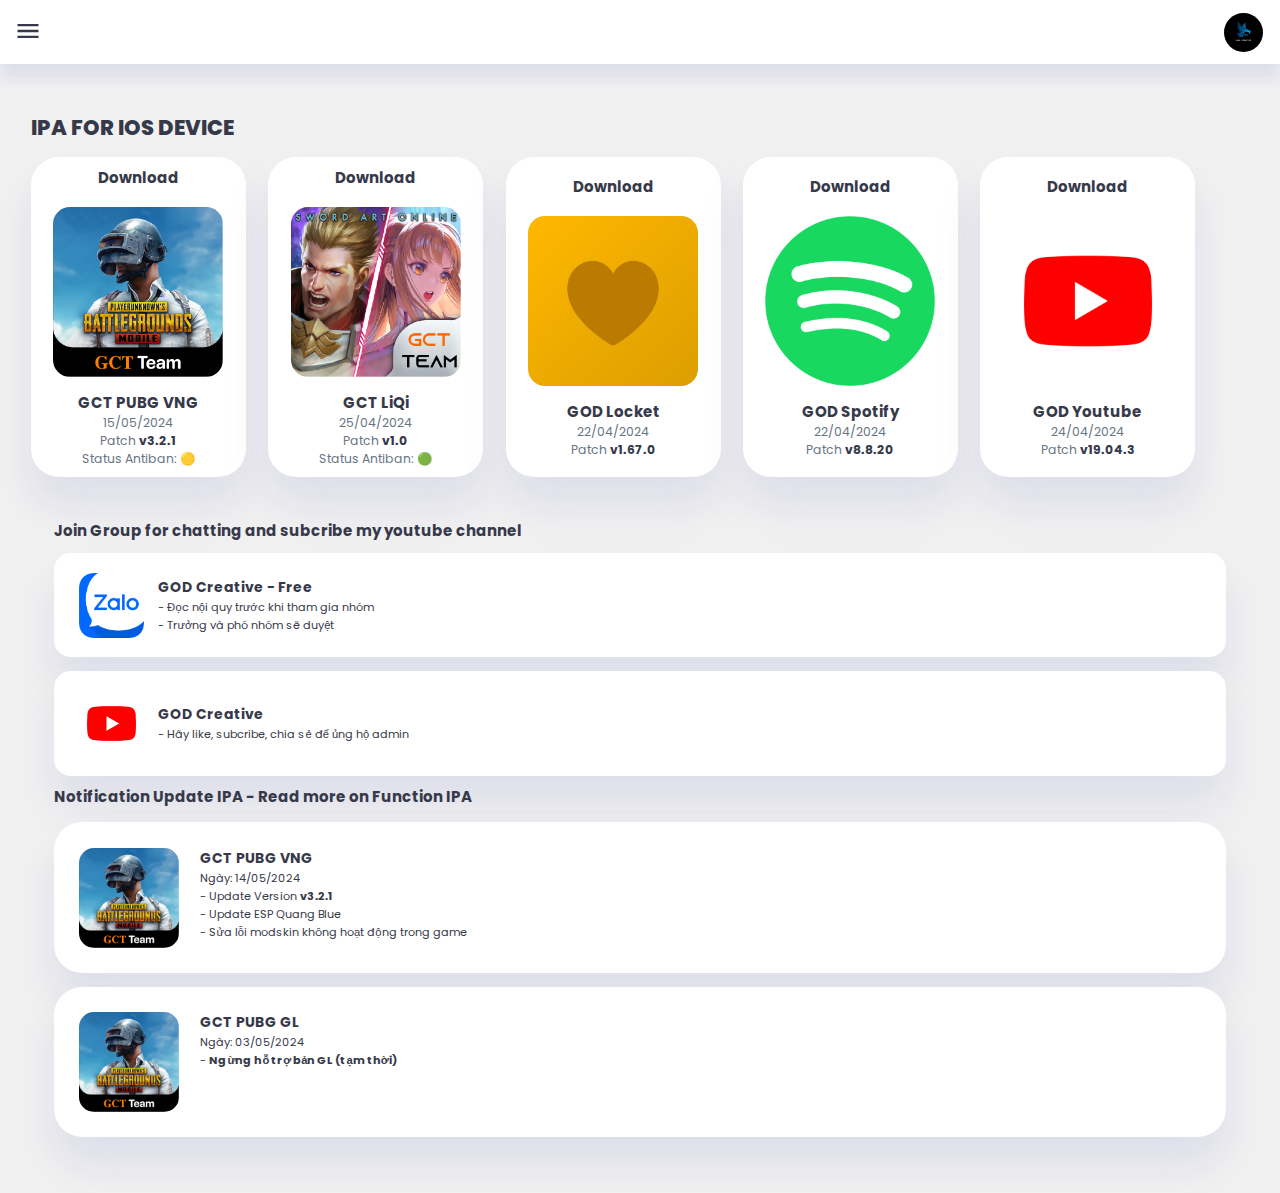
<file: index.html>
<!DOCTYPE html>
<html lang="vn">
<head>
    <meta charset="UTF-8">
    <meta name="viewport" content="width=device-width, initial-scale=1.0">
    <link href="https://fonts.googleapis.com/icon?family=Material+Icons+Sharp" rel="stylesheet">
    <link rel="stylesheet" href="style.css">
    <style>img[alt="www.000webhost.com"] {
        display: none;
    }</style>
    <script src="/js/logupdate.js"></script>
    <script src="/js/time.js"></script>
    <title>GCT Home</title>
    <link rel="icon" type="image/x-icon" href="/images/Logo-Web.png">
</head>
<body onload="update(); noticeupdate(); startTime()">
    <div class="container">
        <!-- Sidebar Section -->
        <aside>
            <div class="toggle">
                <div class="logo">
                    <img src="images/Logo-Web.png">
                    <h2><span class="danger">GCT Panel</span></h2>
                </div>
                <div class="close" id="close-btn">
                    <span class="material-icons-sharp">
                        close
                    </span>
                </div>
            </div>
            <div class="sidebar">
                <a href="#" class="active">
                    <span class="material-icons-sharp">
                        dashboard
                    </span>
                    <h3>IPA game</h3>
                </a>
                <a href="/info.html">
                    <span class="material-icons-sharp">
                        receipt_long
                    </span>
                    <h3>Function IPA</h3>
                </a>
                <a href="#">
                    <div class="dark-mode" style="margin: 0 25px;text-align: center;">
                      <span class="material-icons-sharp">contrast</span>
                      <span class="material-icons-sharp"></span>
                      <h3>
                        Dark-Light
                      </h3>
                    </div>
                  </a>
                <a>
                    <span class="material-icons-sharp">info</span>
                    <h3>Code <br>
                        by Creative
                    </h3>
                </a>
            </div>
        </aside>
        <!-- End of Sidebar Section -->
        <!-- Main Content -->
        <main>
            <h1>IPA FOR IOS DEVICE</h1>
            <div class="info-ipa">
                <div class="ipa-list-container">
                <!-- red: &#128308;
                   green: &#128994;-->
                <!-- New IPA Download -->
                <div class="ipa-list">
                    <a href="https://drive.google.com/file/d/13TUoUTDpyRlgh-lliZzsaANfr_9HgEol/view?usp=sharing" target="_blank">
                        <h2>Download</h2><br>
                    <img src="images/Logo-PUBG.png">
                    <h2>GCT PUBG VNG</h2>
                    <p>15/05/2024</p>
                    <p>Patch <b><span id="pubgvng"></span></b></p>
                    <p>Status Antiban: 🟡</p></a>
                </div>
                <div class="ipa-list">
                    <a href="https://drive.google.com/file/d/1N74Ja3zLOBWfurgtkvzBjZQ6SlcX9TNB/view?usp=sharing" target="_blank">
                        <h2>Download</h2><br>
                    <img src="images/Logo-Liqi.png">
                    <h2>GCT LiQi</h2>
                    <p>25/04/2024</p>
                    <p>Patch <b><span id="liqi"></span></b></p>
                    <p>Status Antiban: &#128994;</p></a>
                </div>
                <div class="ipa-list">
                    <a href="https://drive.google.com/file/d/1qppCpCS3of_ot8_Z4F60yXXSLblS1V3q/view?usp=sharing" target="_blank">
                        <h2>Download</h2><br>
                    <img src="images/Logo-Locket.png">
                    <h2>GOD Locket</h2>
                    <p>22/04/2024</p>
                    <p>Patch <b><span id="locket"></span></b></p></a>
                </div>
                <div class="ipa-list">
                    <a href="https://drive.google.com/file/d/19AoHZkCnWSFRr7cFcpJnOYsRhln5rAhK/view?usp=sharing" target="_blank">
                        <h2>Download</h2><br>
                    <img src="images/Logo-Spotify.png">
                    <h2>GOD Spotify</h2>
                    <p>22/04/2024</p>
                    <p>Patch <b><span id="spotify"></span></b></p></a>
                </div>
                <div class="ipa-list">
                    <a href="https://drive.google.com/file/d/1RKoobN5OxiuktNBLXv8zvK_9hlWYlN54/view?usp=sharing" target="_blank">
                        <h2>Download</h2><br>
                    <img src="images/Logo-Youtube.png">
                    <h2>GOD Youtube</h2>
                    <p>24/04/2024</p>
                    <p>Patch <b><span id="youtube"></span></b></p></a>
                </div>
                <!-- End of New IPA Download -->
        </main>
        <!-- End of Main Content -->
        <!-- Right Section -->
        <div class="right-section">
            <div class="nav">
                <button id="menu-btn">
                    <span class="material-icons-sharp">
                        menu
                    </span>
                </button>
                <div class="profile">
                    <div class="info">
                        <p><b>Creative - Owner GCT</b></p>
                        <small class="text-muted"><span id="timer"></span></small>
                    </div>
                    <div class="profile-photo">
                        <img src="images/Logo-Web.png">
                    </div>
                </div>
            </div>
            <!-- Links -->
            <div class="tab1">
                <div class="header">
                    <h2>Join Group for chatting and subcribe my youtube channel</h2>
                </div>
                <a href="https://zalo.me/g/bptjjx054">
                <div class="notification">
                    <div class="icon">
                        <img src="/images/Logo-Zalo.png">
                    </div>
                    <div class="content">
                        <div class="info">
                            <h4><strong>GOD Creative - Free</strong></h4>
                            <small class="text_muted">
                                - Đọc nội quy trước khi tham gia nhóm
                            </small>
                            <br>
                            <small class="text_muted">
                                - Trưởng và phó nhóm sẽ duyệt
                            </small>
                        </div>
                    </div>
                </div>
                </a>
            </div>
            <div class="tab1">
                <a href="https://www.youtube.com/@vnggodcreative">
                <div class="notification">
                    <div class="icon">
                        <img src="/images/Logo-Youtube.png">
                    </div>
                    <div class="content">
                        <div class="info">
                            <h4><strong>GOD Creative</strong></h4>
                            <small class="text_muted">
                                - Hãy like, subcribe, chia sẻ để ủng hộ admin
                            </small>
                            <br>
                        </div>
                    </div>
                </div>
                </a>
            </div>
            <!-- End of Links -->
            <h2>Notification Update IPA - Read more on Function IPA</h2>
            <div class="info-ipa">
                <div class="ipa-list-container">
                    <!-- New Update info -->
                    <div class="update-info">
                        <img src="images/Logo-PUBG.png" class="logo-img">
                        <div class="content">
                            <h4><strong>GCT PUBG VNG</strong></h4>
                            <small class="text_muted">Ngày: 14/05/2024</small><br>
                            <small class="text_muted">- Update Version <b><span id="pubgvng2"></span></b></small><br>
                            <small class="text_muted">- Update ESP Quang Blue</small><br>
                            <small class="text_muted">- Sửa lỗi modskin không hoạt động trong game</small><br>
                        </div>
                    </div>
                    <div class="update-info">
                        <img src="images/Logo-PUBG.png" class="logo-img">
                        <div class="content">
                            <h4><strong>GCT PUBG GL</strong></h4>
                            <small class="text_muted">Ngày: 03/05/2024</small><br>
                            <small class="text_muted">- <b>Ngừng hỗ trợ bản GL (tạm thời)</b></small><br>
                        </div>
                    </div>
                <!-- End of New Update info -->
            </div>
        </div>
    </div>
<script src="/js/index.js"></script>
</body>
</html>
</file>
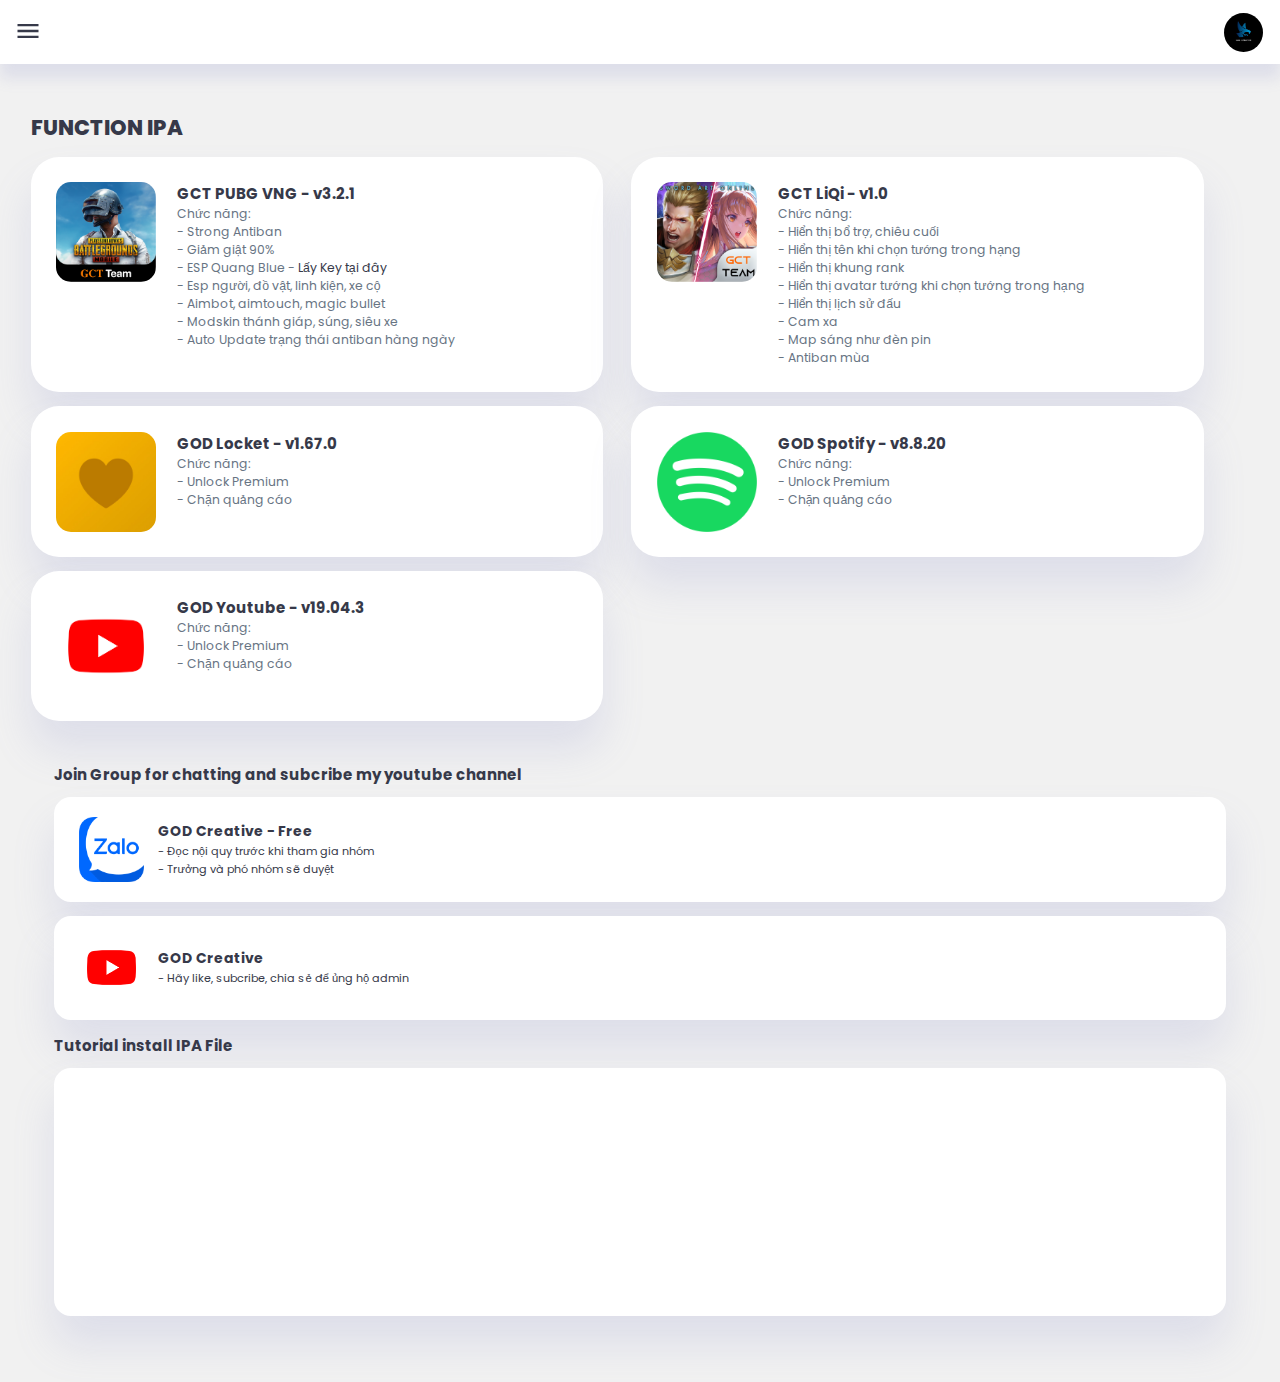
<file: info.html>
<!DOCTYPE html>
<html lang="vn">
    <head>
        <meta charset="UTF-8">
        <meta name="viewport" content="width=device-width, initial-scale=1.0">
        <link href="https://fonts.googleapis.com/icon?family=Material+Icons+Sharp" rel="stylesheet">
        <link rel="stylesheet" href="style.css">
        <style>img[alt="www.000webhost.com"] {
            display: none;
        }</style>
        <script src="/js/logupdate.js"></script>
        <script src="/js/time.js"></script>
        <title>GCT Function</title>
        <link rel="icon" type="image/x-icon" href="/images/Logo-Web.png">
    </head>
    <body onload="update(); startTime()">
    <div class="container">
        <!-- Sidebar Section -->
        <aside>
            <div class="toggle">
                <div class="logo">
                    <img src="images/Logo-Web.png">
                    <h2><span class="danger">GCT Panel</span></h2>
                </div>
                <div class="close" id="close-btn">
                    <span class="material-icons-sharp">
                        close
                    </span>
                </div>
            </div>
            <div class="sidebar">
                <a href="/">
                    <span class="material-icons-sharp">
                        dashboard
                    </span>
                    <h3>IPA game</h3>
                </a>
                <a href="#" class="active">
                    <span class="material-icons-sharp">
                        receipt_long
                    </span>
                    <h3>Function IPA</h3>
                </a>
                <a href="#">
                    <div class="dark-mode" style="margin: 0 25px;text-align: center;">
                      <span class="material-icons-sharp">contrast</span>
                      <span class="material-icons-sharp"></span>
                      <h3>
                        Dark-Light
                      </h3>
                    </div>
                  </a>
                <a>
                    <span class="material-icons-sharp">info</span>
                    <h3>Code <br>
                        by Creative
                    </h3>
                </a>
            </div>
        </aside>
        <!-- End of Sidebar Section -->
        <!-- Main Content -->
        <main>
            <!-- IPA info -->
                <h1>FUNCTION IPA</h1>
                <div class="function-info">
                    <div class="function-info-container">
                        <div class="function-info-list">
                            <img src="images/Logo-PUBG.png">
                                <div>
                                    <h2>GCT PUBG VNG - <span id="pubgvng"></span></h2>
                                    <p>Chức năng: </p>
                                    <p>- Strong Antiban</p>
                                    <p>- Giảm giật 90%</p>
                                    <p>- ESP Quang Blue - <a href="https://discord.gg/quangblueios"><u>Lấy Key tại đây</u></a></p>
                                    <p>- Esp người, đồ vật, linh kiện, xe cộ</p>
                                    <p>- Aimbot, aimtouch, magic bullet</p>
                                    <p>- Modskin thánh giáp, súng, siêu xe</p>
                                    <p>- Auto Update trạng thái antiban hàng ngày</p>
                                </div>
                        </div>
                        <div class="function-info-list">
                            <img src="images/Logo-Liqi.png">
                                <div>
                                    <h2>GCT LiQi - <span id="liqi"></span></h2>
                                    <p>Chức năng: </p>
                                    <p>- Hiển thị bổ trợ, chiêu cuối</p>
                                    <p>- Hiển thị tên khi chọn tướng trong hạng</p>
                                    <p>- Hiển thị khung rank</p>
                                    <p>- Hiển thị avatar tướng khi chọn tướng trong hạng</p>
                                    <p>- Hiển thị lịch sử đấu</p>
                                    <p>- Cam xa</p>
                                    <p>- Map sáng như đèn pin</p>
                                    <p>- Antiban mùa</p>
                                </div>
                        </div>
                        <div class="function-info-list">
                            <img src="images/Logo-Locket.png">
                                <div>
                                    <h2>GOD Locket - <span id="locket"></span></h2>
                                    <p>Chức năng: </p>
                                    <p>- Unlock Premium</p>
                                    <p>- Chặn quảng cáo</p>
                                </div>
                        </div>
                        <div class="function-info-list">
                            <img src="images/Logo-Spotify.png">
                                <div>
                                    <h2>GOD Spotify - <span id="spotify"></span></h2>
                                    <p>Chức năng: </p>
                                    <p>- Unlock Premium</p>
                                    <p>- Chặn quảng cáo</p>
                                </div>
                        </div>
                        <div class="function-info-list">
                            <img src="images/Logo-Youtube.png">
                                <div>
                                    <h2>GOD Youtube - <span id="youtube"></span></h2>
                                    <p>Chức năng: </p>
                                    <p>- Unlock Premium</p>
                                    <p>- Chặn quảng cáo</p>
                                </div>
                        </div>
                    <!-- End of IPA info -->
                    </div>
                </div>
            </main>
        <!-- End of Main Content -->
        <!-- Right Section -->
        <div class="right-section">
            <div class="nav">
                <button id="menu-btn">
                    <span class="material-icons-sharp">
                        menu
                    </span>
                </button>
                <div class="profile">
                    <div class="info">
                        <p><b>Creative - Owner GCT</b></p>
                        <small class="text-muted"><span id="timer"></span></small>
                    </div>
                    <div class="profile-photo">
                        <img src="images/Logo-Web.png">
                    </div>
                </div>
            </div>
            <!-- Links -->
            <div class="tab1">
                <div class="header">
                    <h2>Join Group for chatting and subcribe my youtube channel</h2>
                </div>
                <a href="https://zalo.me/g/bptjjx054">
                <div class="notification">
                    <div class="icon">
                        <img src="/images/Logo-Zalo.png">
                    </div>
                    <div class="content">
                        <div class="info">
                            <h4><strong>GOD Creative - Free</strong></h4>
                            <small class="text_muted">
                                - Đọc nội quy trước khi tham gia nhóm
                            </small>
                            <br>
                            <small class="text_muted">
                                - Trưởng và phó nhóm sẽ duyệt
                            </small>
                        </div>
                    </div>
                </div>
                </a>
            </div>
            <div class="tab1">
                <a href="https://www.youtube.com/@vnggodcreative">
                <div class="notification">
                    <div class="icon">
                        <img src="/images/Logo-Youtube.png">
                    </div>
                    <div class="content">
                        <div class="info">
                            <h4><strong>GOD Creative</strong></h4>
                            <small class="text_muted">
                                - Hãy like, subcribe, chia sẻ để ủng hộ admin
                            </small>
                            <br>
                        </div>
                    </div>
                </div>
                </a>
            </div>
            <!-- End of Links -->
            <div class="tab1">
                <div class="header">
                    <h2>Tutorial install IPA File</h2>
                </div>
                <div class="notification">
                    <iframe width="550" height="209" src="https://www.youtube.com/embed/GEvF-7UaB1o?si=XU7CEOOXzWGznc0n" title="Type to install IPA" frameborder="0" allow="accelerometer; autoplay; clipboard-write; encrypted-media; gyroscope; picture-in-picture; web-share" referrerpolicy="strict-origin-when-cross-origin" allowfullscreen></iframe>
                </div>
            </div>
        <script src="/js/index.js"></script>
</body>
</html>
</file>
<file: style.css>
@import url('https://fonts.googleapis.com/css2?family=Poppins:wght@300;400;500;600;700;800&display=swap');

:root{
    --color-primary: #6C9BCF;
    --color-danger: #6C9BCF;
    --color-success: #1B9C85;
    --color-warning: #F7D060;
    --color-white: #fff;
    --color-info-dark: #7d8da1;
    --color-dark: #363949;
    --color-light: rgba(132, 139, 200, 0.18);
    --color-dark-variant: #677483;
    --color-background: #f1f1f1;

    --card-border-radius: 2rem;
    --border-radius-1: 0.4rem;
    --border-radius-2: 1.2rem;
    --card-padding: 1.8rem;
    --padding-1: 1.2rem;
    --box-shadow: 0 2rem 3rem var(--color-light);
}

.dark-mode-variables{
    --color-background: #181a1e;
    --color-white: #202528;
    --color-dark: #edeffd;
    --color-dark-variant: #a3bdcc;
    --color-light: rgba(0, 0, 0, 0.4);
    --box-shadow: 0 2rem 3rem var(--color-light);
}

*{
    margin: 0;
    padding: 0;
    outline: 0;
    appearance: 0;
    border: 0;
    text-decoration: none;
    box-sizing: border-box;
}

html{
    font-size: 14px;
}

body{
    width: 100vw;
    height: 100vh;
    font-family: 'Poppins', sans-serif;
    font-size: 0.88rem;
    user-select: none;
    overflow-x: hidden;
    color: var(--color-dark);
    background-color: var(--color-background);
    transition: all 0.5s ease;
}

a{
    color: var(--color-dark);
}

img{
    display: block;
    width: 100%;
    object-fit: cover;
}

h1{
    font-weight: 800;
    font-size: 1.5rem;
}

h2{
    font-weight: bold;
    font-size: 15px;
}

h3{
    font-weight: bold;
    font-size: 12px;
}

h4{
    font-weight: 500;
    font-size: 14px;
}

small{
    font-size: 0.8rem;
}

p{
    color: var(--color-dark-variant);
}

b{
    color: var(--color-dark);
}

.text-muted{
    color: var(--color-info-dark);
}

.primary{
    color: var(--color-primary);
}

.danger{
    color: var(--color-danger);
}

.success{
    color: var(--color-success);
}

.warning{
    color: var(--color-warning);
}

.container{
    display: grid;
    width: 95%;
    margin: 0 auto;
    gap: 2rem;
    grid-template-columns: 11rem auto 30rem;
}

aside{
    height: 100vh;
}

aside .toggle{
    display: flex;
    align-items: center;
    justify-content: space-between;
    margin-top: 1.4rem;
}

aside .toggle .logo{
    display: flex;
    gap: 0.5rem;
}

aside .toggle .logo img{
    width: 2rem;
    height: 2rem;
    border-radius: 50%;
}

aside .toggle .close{
    padding-right: 1rem;
    display: none;
}

aside .sidebar {
    display: flex;
    flex-direction: column;
    background-color: var(--color-white);
    box-shadow: var(--box-shadow);
    border-radius: 15px;
    height: 90%;
    position: relative;
    top: 1.5rem;
    transition: all 0.5s ease;
  }

aside .sidebar:hover{
    box-shadow: none;
}

aside .sidebar a{
    display: flex;
    align-items: center;
    color: var(--color-info-dark);
    height: 4rem;
    gap: 0.5rem;
    position: relative;
    margin-left: 1.5rem;
    transition: all 0.5s ease;
}

aside .sidebar a span{
    font-size: 1.5rem;
    transition: all 0.5s ease;
}

aside .sidebar a:last-child{
    position: absolute;
    bottom: 1rem;
    width: 100%;
}

aside .sidebar a.active{
    width: 100%;
    color: var(--color-primary);
    background-color: var(--color-light);
    margin-left: 0;
    border-radius: 15px;
}

aside .sidebar a.active::before{
    content: '';
    width: 5px;
    height: 30px;
    border-radius: 10px;
    background-color: var(--color-primary);
}

aside .sidebar a.active span{
    color: var(--color-primary);
    margin-left: calc(2rem - 15px);
}

aside .sidebar a:hover{
    color: var(--color-primary);
}

aside .sidebar a:hover span{
    margin-left: 0.6rem;
}

aside .sidebar .message-count{
    background-color: var(--color-danger);
    padding: 2px 5px;
    color: var(--color-white);
    font-size: 10px;
    border-radius: var(--border-radius-1);
}

main{
    margin-top: 1rem;
}

main .new-users{
    margin-top: 1.3rem;
}

main .new-users .user-list{
    background-color: var(--color-white);
    padding: var(--card-padding);
    border-radius: var(--card-border-radius);
    margin-top: 1rem;
    box-shadow: var(--box-shadow);
    display: flex;
    justify-content: space-around;
    flex-wrap: wrap;
    gap: 1.4rem;
    cursor: pointer;
    transition: all 0.5s ease;
}

main .new-users .user-list:hover{
    box-shadow: none;
}

main .new-users .user-list .user{
    display: flex;
    flex-direction: column;
    align-items: center;
    justify-content: center;
}

main .new-users .user-list .user img{
    width: 5rem;
    height: 5rem;
    margin-bottom: 0.4rem;
    border-radius: 50%;
}

main .recent-orders{
    margin-top: 1.3rem;
}

main .recent-orders h2{
    margin-bottom: 0.8rem;
}

main .recent-orders table{
    background-color: var(--color-white);
    width: 100%;
    padding: var(--card-padding);
    text-align: center;
    box-shadow: var(--box-shadow);
    border-radius: var(--card-border-radius);
    transition: all 0.5s ease;
}

main .recent-orders table:hover{
    box-shadow: none;
}

main table tbody td{
    height: 2.8rem;
    border-bottom: 1px solid var(--color-light);
    color: var(--color-dark-variant);
}

main table tbody tr:last-child td{
    border: none;
}

main .recent-orders a{
    text-align: center;
    display: block;
    margin: 1rem auto;
    color: var(--color-primary);
}

.right-section{
    margin-top: 1.4rem;
}

.right-section .nav{
    display: flex;
    justify-content: end;
    gap: 2rem;
}

.right-section .nav button{
    display: none;
}

.right-section .dark-mode{
    background-color: var(--color-light);
    display: flex;
    justify-content: flex-start;
    align-items: center;
    cursor: pointer;
    border-radius: var(--border-radius-1);
}

.right-section .dark-mode span{
    font-size: 1rem;
    display: flex;
    align-items: center;
    justify-content: center;
}

.right-section .dark-mode span.active{
    background-color: var(--color-primary);
    color: white;
    border-radius: var(--border-radius-1);
}

.right-section .nav .profile{
    display: flex;
    gap: 2rem;
    text-align: right;
}

.right-section .nav .profile .profile-photo{
    width: 2.8rem;
    height: 2.8rem;
    border-radius: 50%;
    overflow: hidden;
}

.right-section .user-profile{
    display: flex;
    justify-content: center;
    text-align: center;
    margin-top: 1rem;
    background-color: var(--color-white);
    padding: var(--card-padding);
    border-radius: var(--card-border-radius);
    box-shadow: var(--box-shadow);
    cursor: pointer;
    transition: all 0.5s ease;
}

.right-section .user-profile:hover{
    box-shadow: none;
}

.right-section .user-profile img{
    width: 11rem;
    height: auto;
    margin-bottom: 0.8rem;
    border-radius: 50%;
}

.right-section .user-profile h2{
    margin-bottom: 0.2rem;
}

.right-section .tab1{
    margin-top: 1rem;
}

.right-section .tab1 .header{
    display: flex;
    align-items: center;
    justify-content: space-between;
    margin-bottom: 0.8rem;
}

.right-section .tab1 .header span{
    padding: 10px;
    box-shadow: var(--box-shadow);
    background-color: var(--color-white);
    border-radius: 50%;
}

.right-section .tab1 .notification{
    background-color: var(--color-white);
    display: flex;
    align-items: center;
    gap: 1rem;
    margin-bottom: 0.7rem;
    padding: 1.4rem var(--card-padding);
    border-radius: var(--border-radius-2);
    box-shadow: var(--box-shadow);
    cursor: pointer;
    transition: all 0.5s ease;
}

.right-section .tab1 .notification:hover{
    box-shadow: none;
}

.right-section .tab1 .notification .content{
    display: flex;
    justify-content: space-between;
    align-items: center;
    margin: 0;
    width: 100%;
}

.right-section .tab1 .notification .icon{
    border-radius: 70%;
    display: flex;
    width: 70px;
    height: auto;
}

.right-section .tab1 .notification.deactive .icon{
    background-color: var(--color-danger);
}

.right-section .tab1 .add-reminder{
    background-color: var(--color-white);
    border: 2px dashed var(--color-primary);
    color: var(--color-primary);
    display: flex;
    align-items: center;
    justify-content: center;
    cursor: pointer;
}

.right-section .tab1 .add-reminder:hover{
    background-color: var(--color-primary);
    color: white;
}

.right-section .tab1 .add-reminder div{
    display: flex;
    align-items: center;
    gap: 0.6rem;
}

@media screen and (max-width: 1200px) {
    .container{
        width: 95%;
        grid-template-columns: 11rem auto 30rem;
    }

    aside .logo h2{
        display: none;
    }

    aside .sidebar h3{
        display: none;
    }

    aside .sidebar a{
        width: 5.6rem;
    }

    main .analyse{
        grid-template-columns: 1fr;
        gap: 0;
    }

    main .new-users .user-list .user{
        flex-basis: 40%;
    }

    main .recent-orders {
        width: 94%;
        position: absolute;
        left: 50%;
        transform: translateX(-50%);
        margin: 2rem 0 0 0.8rem;
    }

    main .recent-orders table{
        width: 83vw;
    }

    main table thead tr th:last-child,
    main table thead tr th:first-child{
        display: none;
    }

    main table tbody tr td:last-child,
    main table tbody tr td:first-child{
        display: none;
    }

}

@media screen and (max-width: 1300px) {
    .container{
        width: 100%;
        grid-template-columns: 1fr;
        padding: 0 var(--padding-1);
    }

    aside{
        position: fixed;
        background-color: var(--color-white);
        width: 15rem;
        z-index: 3;
        box-shadow: 1rem 3rem 4rem var(--color-light);
        height: 100vh;
        left: -100%;
        display: none;
        animation: showMenu 0.4s ease forwards;
    }

    @keyframes showMenu {
       to{
        left: 0;
       } 
    }

    aside .logo{
        margin-left: 1rem;
    }

    aside .logo h2{
        display: inline;
    }

    aside .sidebar h3{
        display: inline;
    }

    aside .sidebar a{
        width: 100%;
        height: 3.4rem;
    }

    aside .sidebar a:last-child{
        position: absolute;
        bottom: 5rem;
    }

    aside .toggle .close{
        display: inline-block;
        cursor: pointer;
    }

    main{
        margin-top: 8rem;
        padding: 0 1rem;
    }

    main .new-users .user-list .user{
        flex-basis: 35%;
    }

    main .recent-orders{
        position: relative;
        margin: 3rem 0 0 0;
        width: 100%;
    }

    main .recent-orders table{
        width: 100%;
        margin: 0;
    }

    .right-section{
        width: 94%;
        margin: 0 auto 4rem;
    }

    .right-section .nav{
        position: fixed;
        top: 0;
        left: 0;
        align-items: center;
        background-color: var(--color-white);
        padding: 0 var(--padding-1);
        height: 4.6rem;
        width: 100%;
        z-index: 2;
        box-shadow: 0 1rem 1rem var(--color-light);
        margin: 0;
    }

    .right-section .nav .dark-mode{
        width: 2rem;
        position: absolute;
    }

    .right-section .profile .info{
        display: none;
    }

    .right-section .nav button{
        display: inline-block;
        background-color: transparent;
        cursor: pointer;
        color: var(--color-dark);
        position: absolute;
        left: 1rem;
    }

    .right-section .nav button span{
        font-size: 2rem;
    }

}

main .info-ipa .ipa-list-container {
    display: flex;
    flex-wrap: wrap;
    justify-content: left; /* vị trí các .ipa-list */
    gap: 0.6rem; /* Khoảng cách giữa các .ipa-list */
}

main .info-ipa .ipa-list {
    display: flex;
    flex-direction: column;
    text-align: center;
    justify-content: center;
    align-items: center; /* Căn giữa theo chiều dọc */
    background-color: var(--color-white);
    padding: var(--card-padding);
    border-radius: var(--card-border-radius);
    width: 215px;
    height: 320px;
    margin-top: 1rem;
    box-shadow: var(--box-shadow);
    gap: 1rem; /* Khoảng cách giữa các thành phần con bên trong .ipa-list */
    cursor: auto;
    transition: all 0.5s ease;
    margin-right: 1rem; /* Thêm margin phía bên phải của mỗi .ipa-list */
}

main .info-ipa .ipa-list:hover {
    box-shadow: none;
}

main .info-ipa .ipa-list {
    display: flex;
    flex-direction: column;
    justify-content: center;
    align-items: center;
}

main .info-ipa .ipa-list img {
    width: 170px;
    height: 170px;
    margin-bottom: 1rem;
    border-radius: 10%;
    object-fit: cover; /* Đảm bảo hình ảnh không bị lệch */
}

.update-info {
    display: flex;
    flex-direction: row; /* Hiển thị các thành phần trên cùng một dòng */
    justify-content: flex-start; /* Căn trái */
    align-items: top; /* Căn giữa theo chiều dọc */
    background-color: var(--color-white);
    padding: var(--card-padding);
    border-radius: var(--card-border-radius);
    width: 100%;
    height: auto;
    margin-top: 1rem; /* Khoảng cách mỗi nội dung trong .ipa-list */
    box-shadow: var(--box-shadow);
    gap: 1rem; /* Khoảng cách giữa hình ảnh và nội dung trong .ipa-list */
    cursor: auto;
    transition: all 0.5s ease;
    margin-right: 1rem; /* Thêm margin phía bên phải của mỗi .ipa-list */
}

.update-info img {
    width: 100px;
    height: 100px;
    margin-right: 0.5rem; /* Thêm khoảng cách giữa hình ảnh và nội dung */
    border-radius: 15%;
    object-fit: cover; /* Đảm bảo hình ảnh không bị lệch */
}

.info-ipa-content {
    display: flex;
    align-items: flex-start; /* Căn lên trên cùng */
    flex-direction: row; /* Hiển thị hình ảnh và nội dung trên cùng một dòng */
}

.info-ipa-content img {
    width: 100px;
    height: auto;
    margin-right: 1rem;
    border-radius: 15%;
    object-fit: cover;
    align-items: top;
}

.info-ipa-content div {
    width: calc(100%); /* Đảm bảo nội dung nằm bên phải của hình ảnh */
}

main .function-info .function-info-container {
    display: flex;
    flex-wrap: wrap;
    justify-content: left; /* vị trí các .ipa-list */
    gap: 0rem; /* Khoảng cách giữa các .ipa-list */
}

main .function-info .function-info-list {
    display: flex;
    flex-direction: row; /* Hiển thị các thành phần trên cùng một dòng */
    justify-content: flex-start; /* Căn lề trái */
    align-items: flex-start; /* Căn lên trên cùng theo chiều dọc */
    background-color: var(--color-white);
    padding: var(--card-padding);
    border-radius: var(--card-border-radius);
    width: 47%;
    height: auto;
    margin-top: 1rem; /* Khoảng cách mỗi nội dung trong .ipa-list */
    box-shadow: var(--box-shadow);
    gap: 1rem; /* Khoảng cách giữa hình ảnh và nội dung */
    cursor: auto;
    transition: all 0.5s ease;
    margin-right: 2rem; /* Thêm margin phía bên phải của mỗi .ipa-list */
}

main .function-info .function-info:hover {
    box-shadow: none;
}

main .function-info .function-info-list img {
    width: 100px;
    height: auto;
    margin-right: 0.5rem; /* Khoảng cách giữa hình ảnh và nội dung */
    border-radius: 15%;
    object-fit: cover; /* Đảm bảo hình ảnh không bị lệch */
}

main .function-info .function-info-list p {
    margin: 0; /* Loại bỏ margin mặc định của đoạn văn */
}
</file>
